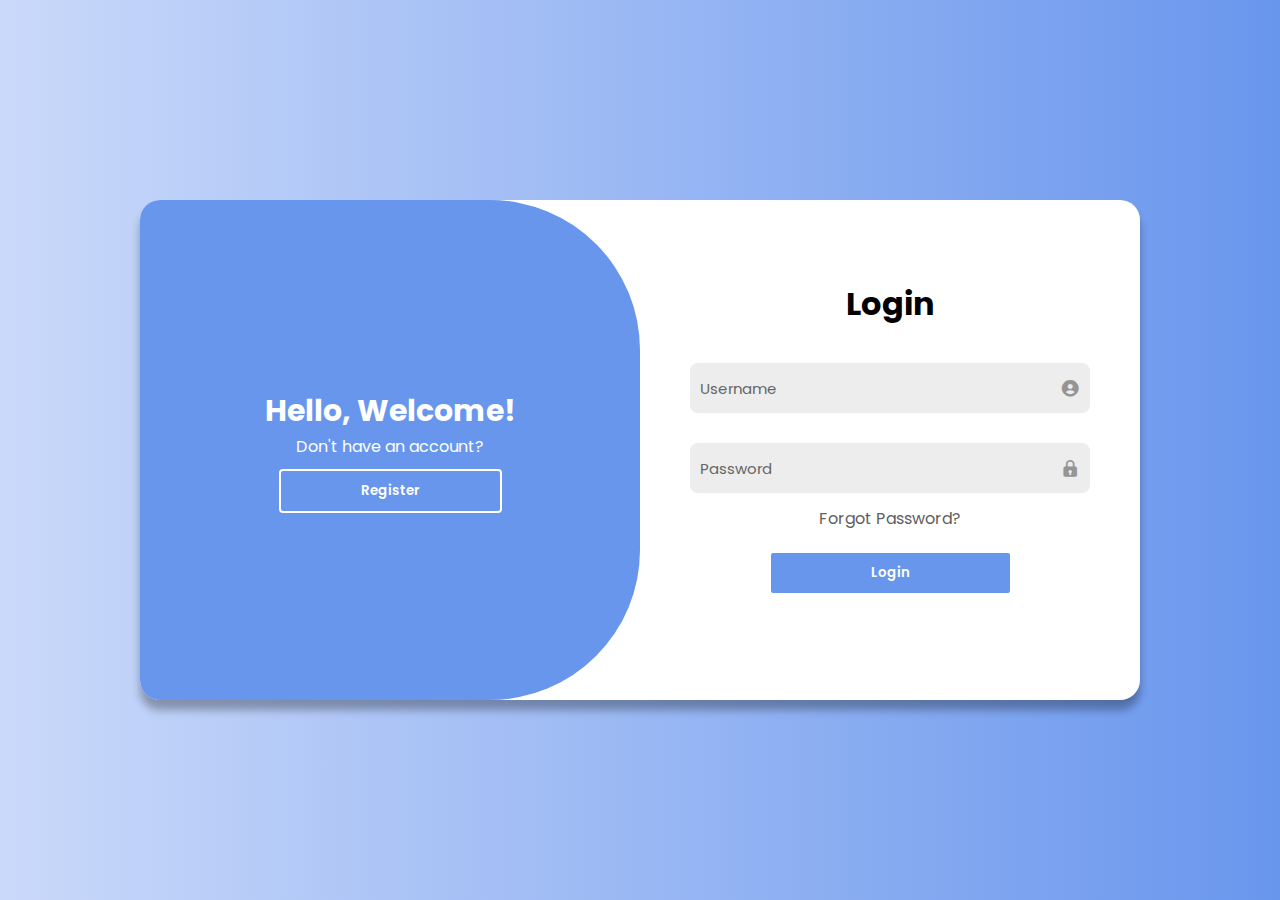
<file: login.html>
<!DOCTYPE html>
<html lang="en">

<head>
    <meta charset="UTF-8">
    <meta name="viewport" content="width=device-width, initial-scale=1.0">
    <link href='https://unpkg.com/boxicons@2.1.4/css/boxicons.min.css' rel='stylesheet'>
    <link rel="stylesheet" href="login.css">
    <title>Login & Register</title>
</head>

<body>

    <div class="main-container">
        <div class="form-container">
            <div class="left" id="left-panel">
                <h2 id="welcome-text">Hello, Welcome!</h2>
                <span id="prompt-text">Don't have an account?</span>
                <button class="register-button" onclick="showRegister()">Register</button>
            </div>
            <div class="right">
                <div id="login" class="form">
                    <h1>Login</h1>
                    <div class="form-group">
                        <div class="input">
                            <input type="text" id="login-username" placeholder="" required>
                            <label>Username</label>
                            <i class='bx bxs-user-circle'></i>
                        </div>
                    </div>
                    <div class="form-group">
                        <div class="input">
                            <input type="password" id="login-password" placeholder="" required>
                            <label>Password</label>
                            <i class='bx bxs-lock'></i>
                        </div>
                    </div>
                    <div class="forgot-container">
                        <a href="#" class="forgot">Forgot Password?</a>
                    </div>
                    <div class="button-container">
                        <button class="login-button" onclick="login()">Login</button>
                    </div>
                </div>
                <div id="register" class="form hidden">
                    <h1>Register</h1>
                    <div class="form-group">
                        <div class="input">
                            <input type="text" id="register-username" placeholder="" required>
                            <label>Username</label>
                            <i class='bx bxs-user-circle'></i>
                        </div>
                    </div>

                    <div class="form-group">
                        <div class="input">
                            <input type="email" id="register-email" placeholder="" required>
                            <label>Email</label>
                            <i class='bx bxs-envelope'></i>
                        </div>
                    </div>
                    
                    <div class="form-group">
                        <div class="input">
                            <input type="password" id="register-password" placeholder="" required>
                            <label>Password</label>
                            <i class='bx bxs-lock'></i>
                        </div>
                    </div>
                    <div class="button-container">
                        <button class="register-button" onclick="register()">Register</button>
                    </div>
                </div>
            </div>
        </div>
    </div>

    <script src="login.js"></script>

</body>
</html>
</file>
<file: login.css>
@import url('https://fonts.googleapis.com/css2?family=Poppins:wght@400;700&display=swap');

* {
    margin: 0;
    padding: 0;
    box-sizing: border-box;
    font-family: 'Poppins', sans-serif;
}

body {
    background: linear-gradient(to right, #CAD9FA, #6996ED);
    background-repeat: no-repeat;
    background-size: cover;
    background-position: center;
}

.main-container {
    display: flex;
    height: 100vh;
    align-items: center;
    justify-content: center;
}

.form-container {
    width: 1000px;
    height: 500px;
    display: grid;
    grid-template-columns: repeat(2, 1fr);
    background-color: white;
    box-shadow: 0px 10px 8px rgba(0, 0, 0, 0.3);
    border-radius: 20px;
    overflow: hidden;
    position: relative;
}


.left {
    display: flex;
    flex-direction: column;
    align-items: center;
    justify-content: center;
    background-color: #6996ED;
    color: #fff;
    padding: 20px;
    position: absolute;
    width: 50%;
    height: 100%;
    left: 0;
    z-index: 2;
    border-top-right-radius: 30%;
    border-bottom-right-radius: 30%;
    transition: transform 0.6s ease, border-radius 1.3s ease;
}

.left.move-right {
    transform: translateX(100%);
    border-top-right-radius: 0;
    border-bottom-right-radius: 0;
    border-top-left-radius: 30%;
    border-bottom-left-radius: 30%;
}

#welcome-text {
    font-size: 30px;
}

#prompt-text {
    margin-top: -20px;
}


#register, #login {
    display: flex;
    align-items: center;
    flex-direction: column;
    justify-content: center;
    position: absolute;
}

#register {
    top: 50px;
}

#login {
    top: 80px;
}


.right {
    display: flex;
    align-items: center;
    justify-content: center;
    width: 50%;
    position: absolute;
    right: 0;
    transition: transform 0.6s ease, border-radius 1.3s ease;
}

.right.move-left {
    transform: translateX(-100%);
    border-top-left-radius: 0;
    border-bottom-left-radius: 0;
    border-top-right-radius: 30%;
    border-bottom-right-radius: 30%;
}

.form {
    width: 80%;
    transition: opacity 0.6s ease;
}

.hidden {
    opacity: 0;
    pointer-events: none;
}

h1, h2 {
    margin-bottom: 20px;
}


.input {
    width: 400px;
    height: 50px;
    position: relative;
    margin: 15px 0;
}

.input input {
    width: 100%;
    height: 100%;
    padding: 0 30px 0 10px;
    background-color: #EDEDED;
    border: none;
    border-radius: 8px;
    outline: none;
}

.input i {
    position: absolute;
    top: 50%;
    right: 10px;
    font-size: 20px;
    color: #969595;
    pointer-events: none;
    transform: translateY(-50%);
}

label {
    position: absolute;
    top: 50%;
    left: 10px;
    font-size: 15px;
    color: #666;
    pointer-events: none;
    transform: translateY(-50%);
    transition: 0.3s ease-in-out;
}

.input input:focus + label,
.input input:not(:placeholder-shown) + label {
    top: -20px;
    left: 2px;
    font-size: 12px;
    color: #333;
    transform: translateY(0);
}

.button-container {
    display: flex;
    justify-content: center;
    margin-top: 20px;
}

.login-button {
    padding: 10px 100px;
    color: #fff;
    background: #6996ED;
    font-weight: 600;
    border: 2px solid white;
    border-radius: 4px;
    cursor: pointer;
    outline: none;
    transition: all 0.3s ease;
}

.login-button:hover {
    border: 2px solid #6996ED;
    background-color: #fff;
    color: #6996ED;
}

.register-button {
    padding: 10px 80px;
    margin-top: 10px;
    border: 2px solid #fff;
    border-radius: 4px;
    font-weight: 600;
    background-color: #6996ED;
    color: #fff;
    cursor: pointer;
    transition: background-color 0.3s ease, color 0.3s ease;
}

.register-button:hover {
    background-color: #fff;
    border: 2px solid #6996ED;
    color: #6996ED;
}

.forgot-container {
    text-align: center;
    margin-top: -2px;
}

.forgot {
    color: #616060;
    text-decoration: none;
}
</file>
